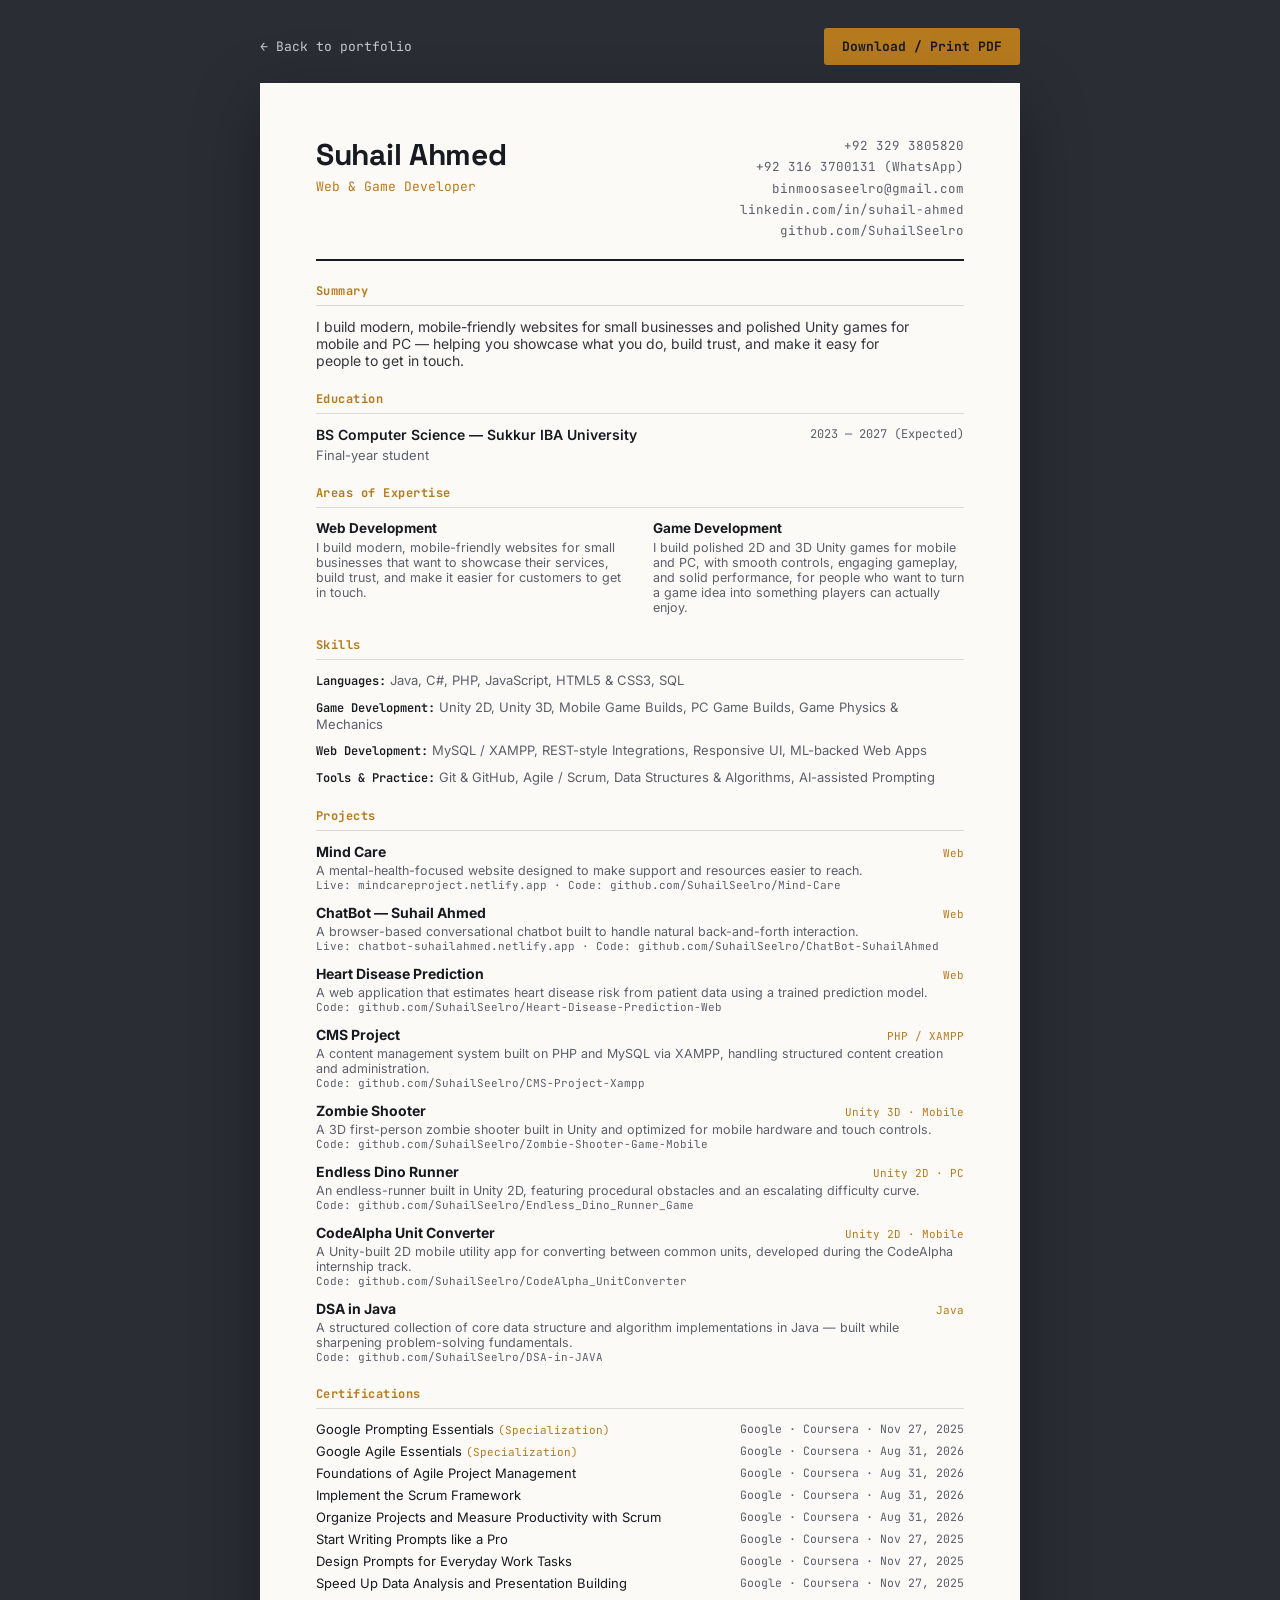
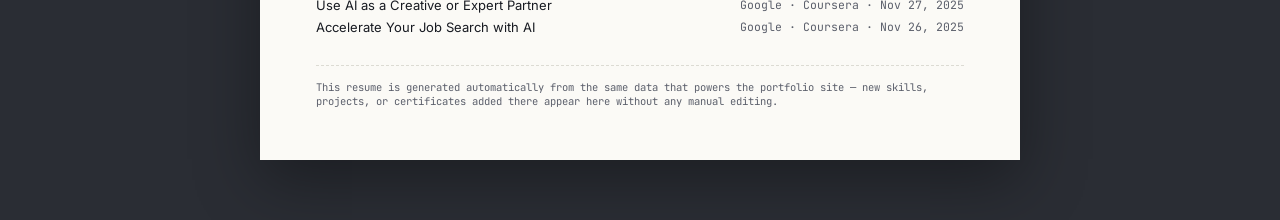
<file: resume.html>
<!DOCTYPE html>
<html lang="en">
<head>
<meta charset="UTF-8">
<meta name="viewport" content="width=device-width, initial-scale=1.0">
<title>Suhail Ahmed — Resume</title>
<link rel="icon" href="data:,">
<link href="https://fonts.googleapis.com/css2?family=Space+Grotesk:wght@600;700&family=Inter:wght@400;500;600&family=JetBrains+Mono:wght@400;500&display=swap" rel="stylesheet">
<style>
  :root{
    --ink:#171A21; --dim:#5B5F6B; --line:#DCDBD3; --gold:#B67A1E; --paper:#FBFAF6;
    --font-display:"Space Grotesk",sans-serif; --font-body:"Inter",sans-serif; --font-mono:"JetBrains Mono",monospace;
  }
  * { box-sizing: border-box; }
  body {
    margin: 0; background: #2A2D34; color: var(--ink);
    font-family: var(--font-body); display: flex; flex-direction: column; align-items: center;
    padding: 28px 16px 60px;
  }
  .toolbar {
    width: 100%; max-width: 760px; display: flex; justify-content: space-between; align-items: center;
    margin-bottom: 18px; font-family: var(--font-mono); font-size: 13px; color: #C7C9D1;
  }
  .toolbar a { color: #C7C9D1; text-decoration: none; }
  .toolbar a:hover { color: #fff; }
  #print-btn {
    background: var(--gold); color: #171A21; border: none; padding: 10px 18px;
    font-family: var(--font-mono); font-size: 13px; font-weight: 700; cursor: pointer; border-radius: 3px;
  }
  #print-btn:hover { background: #c98a28; }

  .page {
    width: 100%; max-width: 760px; background: var(--paper); color: var(--ink);
    padding: 52px 56px; box-shadow: 0 20px 60px rgba(0,0,0,0.35);
  }

  .r-header { display:flex; justify-content:space-between; align-items:flex-start; gap:20px; border-bottom: 2px solid var(--ink); padding-bottom: 18px; margin-bottom: 22px;}
  .r-header h1 { font-family: var(--font-display); font-size: 30px; margin: 0 0 4px; letter-spacing: -0.01em;}
  .r-header .role { font-family: var(--font-mono); font-size: 13px; color: var(--gold); }
  .r-contact { text-align: right; font-size: 12.5px; color: var(--dim); line-height: 1.7; font-family: var(--font-mono); }
  .r-contact a { color: var(--dim); text-decoration: none; }

  .r-section { margin-bottom: 22px; }
  .r-section h2 {
    font-family: var(--font-mono); font-size: 12px; letter-spacing: 0.04em; color: var(--gold);
    margin: 0 0 12px; padding-bottom: 6px; border-bottom: 1px solid var(--line);
  }

  .r-summary { font-size: 14px; color: #34363D; margin: 0; max-width: 66ch; }

  .r-edu-row { display:flex; justify-content: space-between; gap: 12px; font-size: 14px; margin-bottom: 4px;}
  .r-edu-row .school { font-weight: 600; }
  .r-edu-row .years { font-family: var(--font-mono); font-size: 12px; color: var(--dim); white-space: nowrap; }
  .r-edu-note { font-size: 13px; color: var(--dim); }

  .r-expertise { display:flex; gap: 26px; flex-wrap: wrap; }
  .r-expertise div { flex: 1; min-width: 220px; }
  .r-expertise h3 { font-size: 13.5px; margin: 0 0 4px; }
  .r-expertise p { font-size: 12.5px; color: var(--dim); margin: 0; }

  .r-skill-group { margin-bottom: 10px; font-size: 13px; }
  .r-skill-group b { font-family: var(--font-mono); font-weight: 600; font-size: 12px; color: var(--ink); }
  .r-skill-group span { color: var(--dim); }

  .r-project { margin-bottom: 12px; }
  .r-project-top { display:flex; justify-content: space-between; gap: 10px; align-items: baseline; }
  .r-project-top h3 { font-size: 14px; margin: 0; }
  .r-project-top .platform { font-family: var(--font-mono); font-size: 11px; color: var(--gold); white-space: nowrap; }
  .r-project p { font-size: 12.5px; color: var(--dim); margin: 3px 0 0; }
  .r-project .link { font-family: var(--font-mono); font-size: 11px; color: var(--dim); }

  .r-cert-row { display:flex; justify-content: space-between; gap: 12px; font-size: 13px; margin-bottom: 6px; }
  .r-cert-row em { font-style: normal; font-family: var(--font-mono); font-size: 11px; color: var(--gold); }
  .r-cert-row .issuer { font-family: var(--font-mono); font-size: 11.5px; color: var(--dim); white-space: nowrap; }

  .r-footer-note {
    margin-top: 30px; padding-top: 14px; border-top: 1px dashed var(--line);
    font-family: var(--font-mono); font-size: 10.5px; color: var(--dim);
  }

  @media print {
    body { background: #fff; padding: 0; }
    .toolbar { display: none; }
    .page { box-shadow: none; padding: 24px 6px; max-width: 100%; }
    @page { margin: 16mm 14mm; }
  }
</style>
</head>
<body>

<div class="toolbar">
  <a href="index.html">← Back to portfolio</a>
  <button id="print-btn">Download / Print PDF</button>
</div>

<article class="page" id="resume-page"></article>

<script src="data.js"></script>
<script>
(function () {
  const d = SITE_DATA;
  const c = d.contact;

  const html = `
    <div class="r-header">
      <div>
        <h1>${d.name}</h1>
        <div class="role">${d.role}</div>
      </div>
      <div class="r-contact">
        ${c.phone}<br>
        ${c.whatsapp} (WhatsApp)<br>
        <a href="mailto:${c.emailPersonal}">${c.emailPersonal}</a><br>
        <a href="${c.linkedin}">linkedin.com/in/suhail-ahmed</a><br>
        <a href="${c.github}">github.com/SuhailSeelro</a>
      </div>
    </div>

    <div class="r-section">
      <h2>Summary</h2>
      <p class="r-summary">${d.tagline}</p>
    </div>

    <div class="r-section">
      <h2>Education</h2>
      ${d.education.map(e => `
        <div class="r-edu-row">
          <span class="school">${e.degree} — ${e.school}</span>
          <span class="years">${e.years}</span>
        </div>
        <div class="r-edu-note">${e.note}</div>
      `).join("")}
    </div>

    <div class="r-section">
      <h2>Areas of Expertise</h2>
      <div class="r-expertise">
        ${d.expertise.map(e => `<div><h3>${e.title}</h3><p>${e.description}</p></div>`).join("")}
      </div>
    </div>

    <div class="r-section">
      <h2>Skills</h2>
      ${d.skillGroups.map(g => `
        <div class="r-skill-group"><b>${g.group}:</b> <span>${g.skills.join(", ")}</span></div>
      `).join("")}
    </div>

    <div class="r-section">
      <h2>Projects</h2>
      ${d.projects.map(p => `
        <div class="r-project">
          <div class="r-project-top">
            <h3>${p.name}</h3>
            <span class="platform">${p.platform}</span>
          </div>
          <p>${p.description}</p>
          <div class="link">${p.live ? 'Live: ' + p.live.replace('https://', '').replace(/\/$/, '') + ' · ' : ''}Code: ${p.repo.replace('https://', '')}</div>
        </div>
      `).join("")}
    </div>

    <div class="r-section">
      <h2>Certifications</h2>
      ${d.certificates.map(c => `
        <div class="r-cert-row">
          <span>${c.title}${c.type === "specialization" ? " <em>(Specialization)</em>" : ""}</span>
          <span class="issuer">Google · Coursera${c.date ? " · " + c.date : ""}</span>
        </div>
      `).join("")}
    </div>

    <div class="r-footer-note">
      This resume is generated automatically from the same data that powers the portfolio site — new skills,
      projects, or certificates added there appear here without any manual editing.
    </div>
  `;

  document.getElementById("resume-page").innerHTML = html;
  document.title = `${d.name} — Resume`;

  document.getElementById("print-btn").addEventListener("click", () => window.print());
})();
</script>
</body>
</html>
</file>
